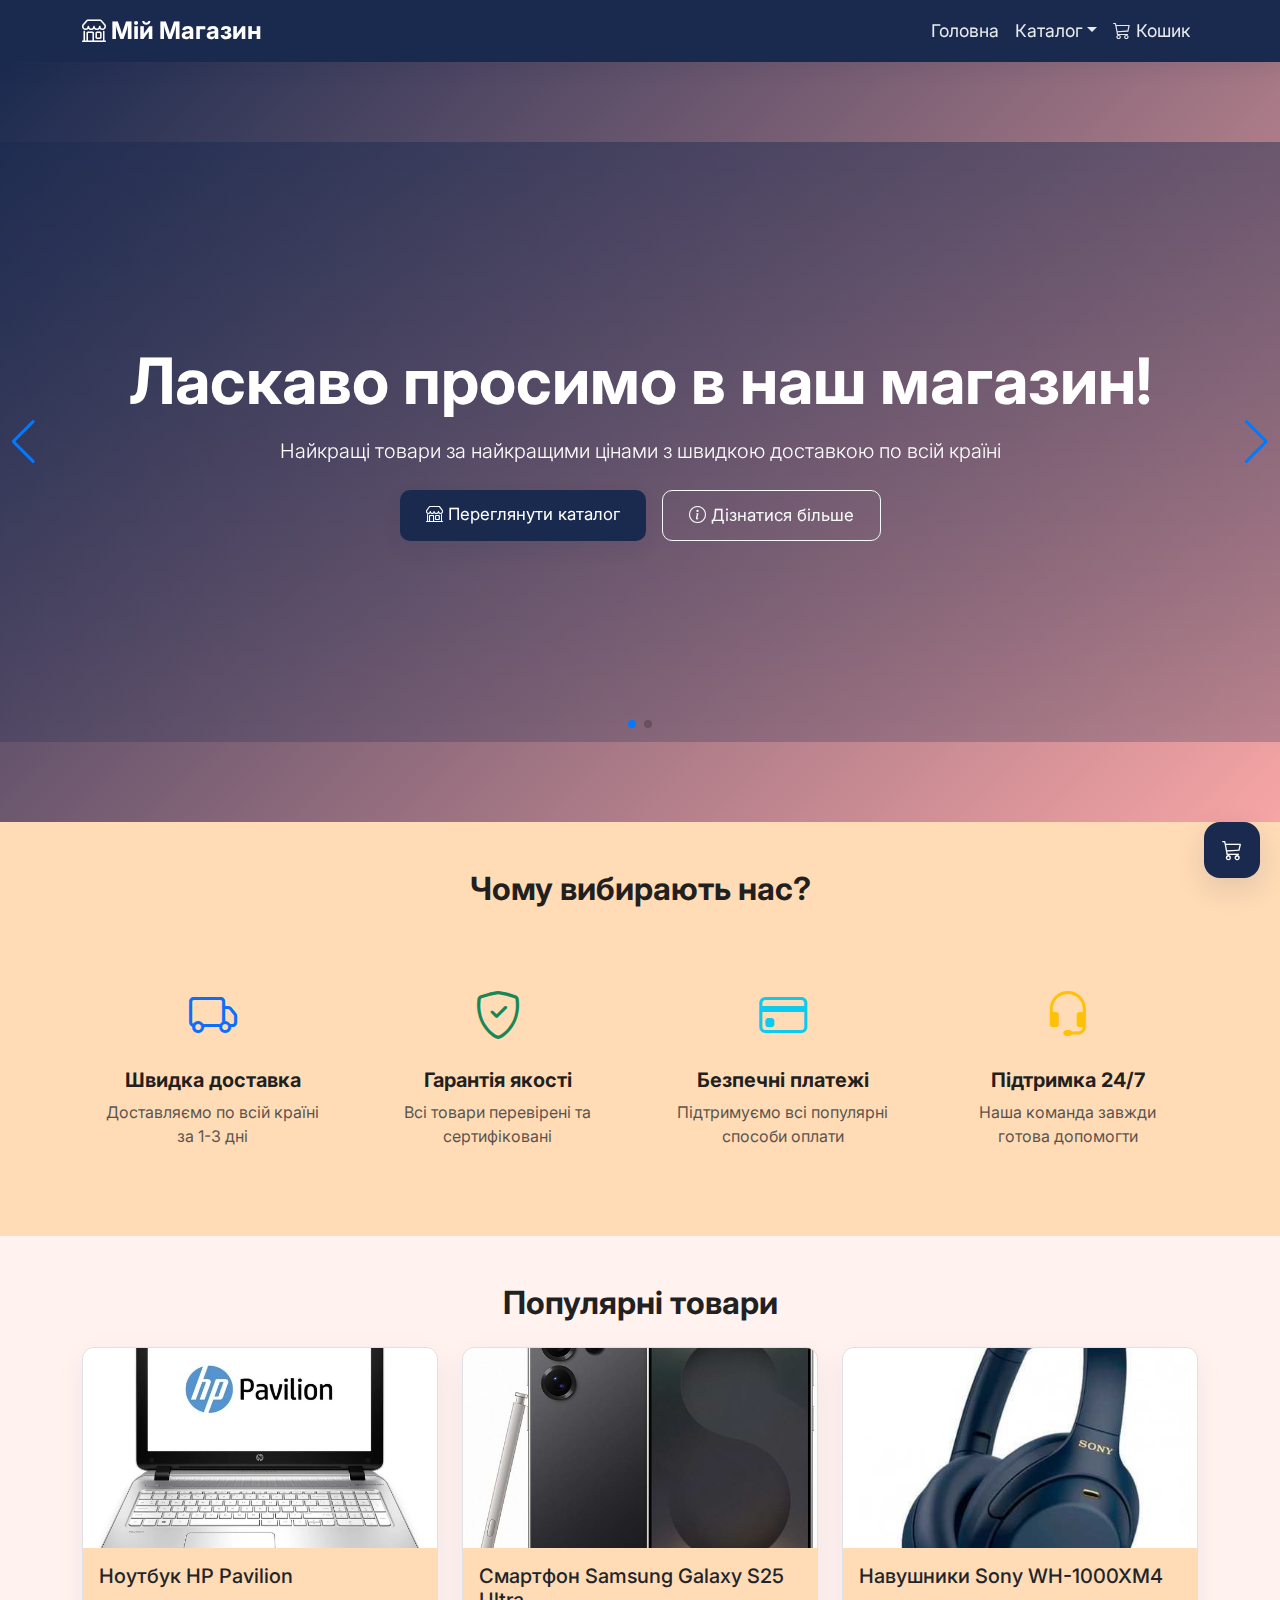
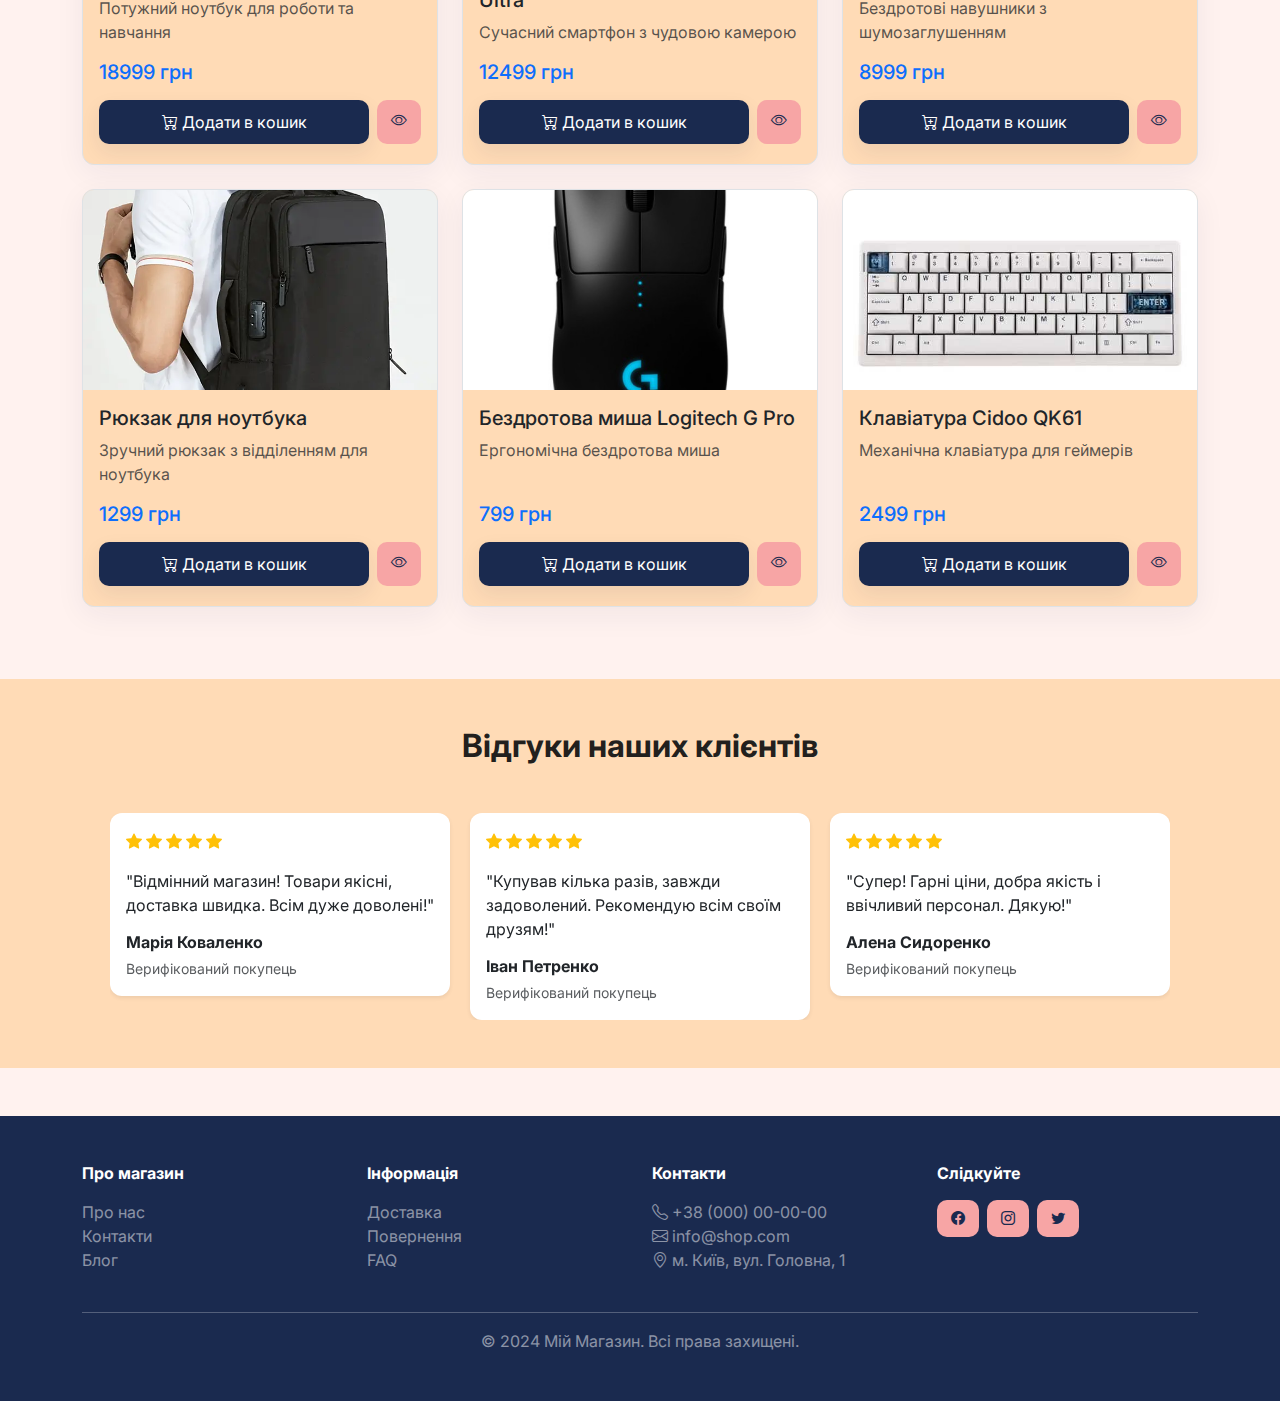
<file: index.html>
<!DOCTYPE html>
<html lang="uk">
<head>
    <meta charset="UTF-8">
    <meta name="viewport" content="width=device-width, initial-scale=1.0">
    <title>Інтернет-магазин - Головна</title>
    <link href="https://cdn.jsdelivr.net/npm/bootstrap@5.3.0/dist/css/bootstrap.min.css" rel="stylesheet">
    <link rel="stylesheet" href="https://cdn.jsdelivr.net/npm/bootstrap-icons@1.10.0/font/bootstrap-icons.css">
    <link rel="stylesheet" href="https://cdn.jsdelivr.net/npm/swiper@11/swiper-bundle.min.css">
    <link rel="stylesheet" href="styles/style.css">
        <link href="https://fonts.googleapis.com/css2?family=Inter:wght@300;400;600;700;800&display=swap" rel="stylesheet">
</head>
<body>
    <!-- Навігація -->
    <nav class="navbar site-navbar navbar-expand-lg navbar-dark sticky-top">
        <div class="container">
            <a class="navbar-brand fw-bold" href="index.html">
                <i class="bi bi-shop"></i> Мій Магазин
            </a>
            <button class="navbar-toggler" type="button" data-bs-toggle="collapse" data-bs-target="#navbarNav">
                <span class="navbar-toggler-icon"></span>
            </button>
            <div class="collapse navbar-collapse" id="navbarNav">
                <ul class="navbar-nav ms-auto">
                    <li class="nav-item">
                        <a class="nav-link active" href="index.html">Головна</a>
                    </li>
                    <li class="nav-item dropdown">
                        <a class="nav-link dropdown-toggle" href="#" id="catalogDropdown" role="button" data-bs-toggle="dropdown" data-bs-display="static" aria-expanded="false">Каталог</a>
                        <div class="dropdown-menu megamenu p-4" aria-labelledby="catalogDropdown">
                            <div class="megamenu-content">Завантаження...</div>
                        </div>
                    </li>
                    <li class="nav-item">
                        <a class="nav-link" href="cart.html">
                            <i class="bi bi-cart3"></i> Кошик
                            <span class="badge badge-accent" id="cart-count">0</span>
                        </a>
                    </li>
                </ul>
            </div>
        </div>
    </nav>

    <!-- Hero Section (Swiper carousel) -->
    <section class="hero-section">
        <div class="container-fluid p-0">
            <div class="swiper heroSwiper">
                <div class="swiper-wrapper">
                    <div class="swiper-slide" style="background-image: url('https://images.unsplash.com/photo-1607082348824-0a96f2a4b9da?w=1600&h=700&fit=crop'); background-size: cover; background-position: center;">
                        <div class="d-flex align-items-center" style="min-height: 600px; background: linear-gradient(180deg, rgba(26,42,79,0.45), rgba(26,42,79,0.25));">
                            <div class="container text-center text-white">
                                <h1 class="display-3 fw-bold mb-3">Ласкаво просимо в наш магазин!</h1>
                                <p class="lead fs-5 mb-4">Найкращі товари за найкращими цінами з швидкою доставкою по всій країні</p>
                                <div class="d-flex gap-3 justify-content-center">
                                    <a href="products.html" class="btn btn-primary-custom btn-lg">
                                        <i class="bi bi-shop"></i> Переглянути каталог
                                    </a>
                                    <a href="#advantages" class="btn btn-outline-light btn-lg">
                                        <i class="bi bi-info-circle"></i> Дізнатися більше
                                    </a>
                                </div>
                            </div>
                        </div>
                    </div>
                    <div class="swiper-slide" style="background-image: url('https://images.unsplash.com/photo-1513708928679-1f2b9b2a4b8f?w=1600&h=700&fit=crop'); background-size: cover; background-position: center;">
                        <div class="d-flex align-items-center" style="min-height: 600px; background: linear-gradient(180deg, rgba(26,42,79,0.45), rgba(26,42,79,0.25));">
                            <div class="container text-center text-white">
                                <h1 class="display-4 fw-bold mb-3">Нові надходження кожного тижня</h1>
                                <p class="lead fs-5 mb-4">Підпишіться на розсилку та отримуйте знижки</p>
                                <a href="products.html" class="btn btn-accent btn-lg">Переглянути акції</a>
                            </div>
                        </div>
                    </div>
                </div>
                <!-- Пагінація/навігація -->
                <div class="swiper-pagination"></div>
                <div class="swiper-button-prev"></div>
                <div class="swiper-button-next"></div>
            </div>
        </div>
    </section>

    <!-- Блок переваг -->
    <section id="advantages" class="py-5 bg-block">
        <div class="container">
            <h2 class="text-center mb-5 fw-bold">Чому вибирають нас?</h2>
            <div class="row g-4">
                <div class="col-md-6 col-lg-3">
                    <div class="text-center p-4 h-100 border-0">
                        <div class="mb-3">
                            <i class="bi bi-truck text-primary" style="font-size: 3rem;"></i>
                        </div>
                        <h5 class="fw-bold">Швидка доставка</h5>
                        <p class="text-muted">Доставляємо по всій країні за 1-3 дні</p>
                    </div>
                </div>
                <div class="col-md-6 col-lg-3">
                    <div class="text-center p-4 h-100 border-0">
                        <div class="mb-3">
                            <i class="bi bi-shield-check text-success" style="font-size: 3rem;"></i>
                        </div>
                        <h5 class="fw-bold">Гарантія якості</h5>
                        <p class="text-muted">Всі товари перевірені та сертифіковані</p>
                    </div>
                </div>
                <div class="col-md-6 col-lg-3">
                    <div class="text-center p-4 h-100 border-0">
                        <div class="mb-3">
                            <i class="bi bi-credit-card text-info" style="font-size: 3rem;"></i>
                        </div>
                        <h5 class="fw-bold">Безпечні платежі</h5>
                        <p class="text-muted">Підтримуємо всі популярні способи оплати</p>
                    </div>
                </div>
                <div class="col-md-6 col-lg-3">
                    <div class="text-center p-4 h-100 border-0">
                        <div class="mb-3">
                            <i class="bi bi-headset text-warning" style="font-size: 3rem;"></i>
                        </div>
                        <h5 class="fw-bold">Підтримка 24/7</h5>
                        <p class="text-muted">Наша команда завжди готова допомогти</p>
                    </div>
                </div>
            </div>
        </div>
    </section>

    <!-- Популярні товари -->
    <section class="py-5">
        <div class="container">
            <h2 class="text-center mb-4 fw-bold">Популярні товари</h2>
            <div class="row" id="products-list">
                <!-- Товари будуть додані через JavaScript -->
            </div>
        </div>
    </section>

    <!-- Swiper з відгуками -->
    <section class="py-5 bg-block">
        <div class="container">
            <h2 class="text-center mb-5 fw-bold">Відгуки наших клієнтів</h2>
            <div class="swiper reviewsSwiper" style="max-width: 1400px; width: 95%; margin: 0 auto;">
                <div class="swiper-wrapper">
                    <div class="swiper-slide">
                        <div class="card border-0 shadow-sm h-100">
                            <div class="card-body">
                                <div class="d-flex gap-1 mb-3">
                                    <i class="bi bi-star-fill text-warning"></i>
                                    <i class="bi bi-star-fill text-warning"></i>
                                    <i class="bi bi-star-fill text-warning"></i>
                                    <i class="bi bi-star-fill text-warning"></i>
                                    <i class="bi bi-star-fill text-warning"></i>
                                </div>
                                <p class="card-text mb-3">"Відмінний магазин! Товари якісні, доставка швидка. Всім дуже доволені!"</p>
                                <h6 class="card-title fw-bold mb-1">Марія Коваленко</h6>
                                <small class="text-muted">Верифікований покупець</small>
                            </div>
                        </div>
                    </div>
                    <div class="swiper-slide">
                        <div class="card border-0 shadow-sm h-100">
                            <div class="card-body">
                                <div class="d-flex gap-1 mb-3">
                                    <i class="bi bi-star-fill text-warning"></i>
                                    <i class="bi bi-star-fill text-warning"></i>
                                    <i class="bi bi-star-fill text-warning"></i>
                                    <i class="bi bi-star-fill text-warning"></i>
                                    <i class="bi bi-star-fill text-warning"></i>
                                </div>
                                <p class="card-text mb-3">"Купував кілька разів, завжди задоволений. Рекомендую всім своїм друзям!"</p>
                                <h6 class="card-title fw-bold mb-1">Іван Петренко</h6>
                                <small class="text-muted">Верифікований покупець</small>
                            </div>
                        </div>
                    </div>
                    <div class="swiper-slide">
                        <div class="card border-0 shadow-sm h-100">
                            <div class="card-body">
                                <div class="d-flex gap-1 mb-3">
                                    <i class="bi bi-star-fill text-warning"></i>
                                    <i class="bi bi-star-fill text-warning"></i>
                                    <i class="bi bi-star-fill text-warning"></i>
                                    <i class="bi bi-star-fill text-warning"></i>
                                    <i class="bi bi-star-fill text-warning"></i>
                                </div>
                                <p class="card-text mb-3">"Супер! Гарні ціни, добра якість і ввічливий персонал. Дякую!"</p>
                                <h6 class="card-title fw-bold mb-1">Алена Сидоренко</h6>
                                <small class="text-muted">Верифікований покупець</small>
                            </div>
                        </div>
                    </div>
                    <div class="swiper-slide">
                        <div class="card border-0 shadow-sm h-100">
                            <div class="card-body">
                                <div class="d-flex gap-1 mb-3">
                                    <i class="bi bi-star-fill text-warning"></i>
                                    <i class="bi bi-star-fill text-warning"></i>
                                    <i class="bi bi-star-fill text-warning"></i>
                                    <i class="bi bi-star-fill text-warning"></i>
                                    <i class="bi bi-star-fill text-warning"></i>
                                </div>
                                <p class="card-text mb-3">"Найкращий вибір товарів! Часто роблять хорошу знижку. Лайк!"</p>
                                <h6 class="card-title fw-bold mb-1">Дмитро Волков</h6>
                                <small class="text-muted">Верифікований покупець</small>
                            </div>
                        </div>
                    </div>
                </div>
                <!-- пагінацію/кнопки видалено -->
            </div>
        </div>
    </section>

    <!-- Футер -->
    <footer class="site-footer py-5 mt-5">
        <div class="container">
            <div class="row mb-4">
                <div class="col-md-3 mb-4 mb-md-0">
                    <h6 class="fw-bold mb-3">Про магазин</h6>
                    <ul class="list-unstyled">
                        <li><a href="#" class="text-white-50 text-decoration-none">Про нас</a></li>
                        <li><a href="#" class="text-white-50 text-decoration-none">Контакти</a></li>
                        <li><a href="#" class="text-white-50 text-decoration-none">Блог</a></li>
                    </ul>
                </div>
                <div class="col-md-3 mb-4 mb-md-0">
                    <h6 class="fw-bold mb-3">Інформація</h6>
                    <ul class="list-unstyled">
                        <li><a href="#" class="text-white-50 text-decoration-none">Доставка</a></li>
                        <li><a href="#" class="text-white-50 text-decoration-none">Повернення</a></li>
                        <li><a href="#" class="text-white-50 text-decoration-none">FAQ</a></li>
                    </ul>
                </div>
                <div class="col-md-3 mb-4 mb-md-0">
                    <h6 class="fw-bold mb-3">Контакти</h6>
                    <ul class="list-unstyled">
                        <li class="text-white-50"><i class="bi bi-telephone"></i> +38 (000) 00-00-00</li>
                        <li class="text-white-50"><i class="bi bi-envelope"></i> info@shop.com</li>
                        <li class="text-white-50"><i class="bi bi-geo-alt"></i> м. Київ, вул. Головна, 1</li>
                    </ul>
                </div>
                <div class="col-md-3">
                    <h6 class="fw-bold mb-3">Слідкуйте</h6>
                    <div class="d-flex gap-2">
                        <a href="#" class="btn btn-accent btn-sm"><i class="bi bi-facebook"></i></a>
                        <a href="#" class="btn btn-accent btn-sm"><i class="bi bi-instagram"></i></a>
                        <a href="#" class="btn btn-accent btn-sm"><i class="bi bi-twitter"></i></a>
                    </div>
                </div>
            </div>
            <hr class="bg-white-50">
            <div class="text-center text-white-50">
                <p class="mb-0">&copy; 2024 Мій Магазин. Всі права захищені.</p>
            </div>
        </div>
    </footer>

    <!-- Floating cart button -->
    <a id="floating-cart" class="floating-cart" href="cart.html" aria-label="Кошик">
        <i class="bi bi-cart3" style="font-size:1.25rem;color:white"></i>
        <span class="count">0</span>
    </a>

    <script src="https://cdn.jsdelivr.net/npm/bootstrap@5.3.0/dist/js/bootstrap.bundle.min.js"></script>
    <script src="https://cdn.jsdelivr.net/npm/swiper@11/swiper-bundle.min.js"></script>
    <script src="scripts/cart.js"></script>
    <script src="scripts/script.js"></script>
    <script>
        // Ініціалізація Swiper для hero
        const heroSwiper = new Swiper('.heroSwiper', {
            slidesPerView: 1,
            loop: true,
            autoplay: { delay: 4500, disableOnInteraction: false },
            pagination: { el: '.swiper-pagination', clickable: true },
            navigation: { nextEl: '.swiper-button-next', prevEl: '.swiper-button-prev' }
        });

        // Затримка ініціалізації reviewsSwiper, щоб не конфліктувати
        const reviewsSwiper = new Swiper('.reviewsSwiper', {
            slidesPerView: 1,
            spaceBetween: 20,
            loop: true,
            autoplay: { delay: 4000, disableOnInteraction: false },
            breakpoints: { 768: { slidesPerView: 2 }, 1024: { slidesPerView: 3 } }
        });
    </script>
    
</body>
</html>
</file>
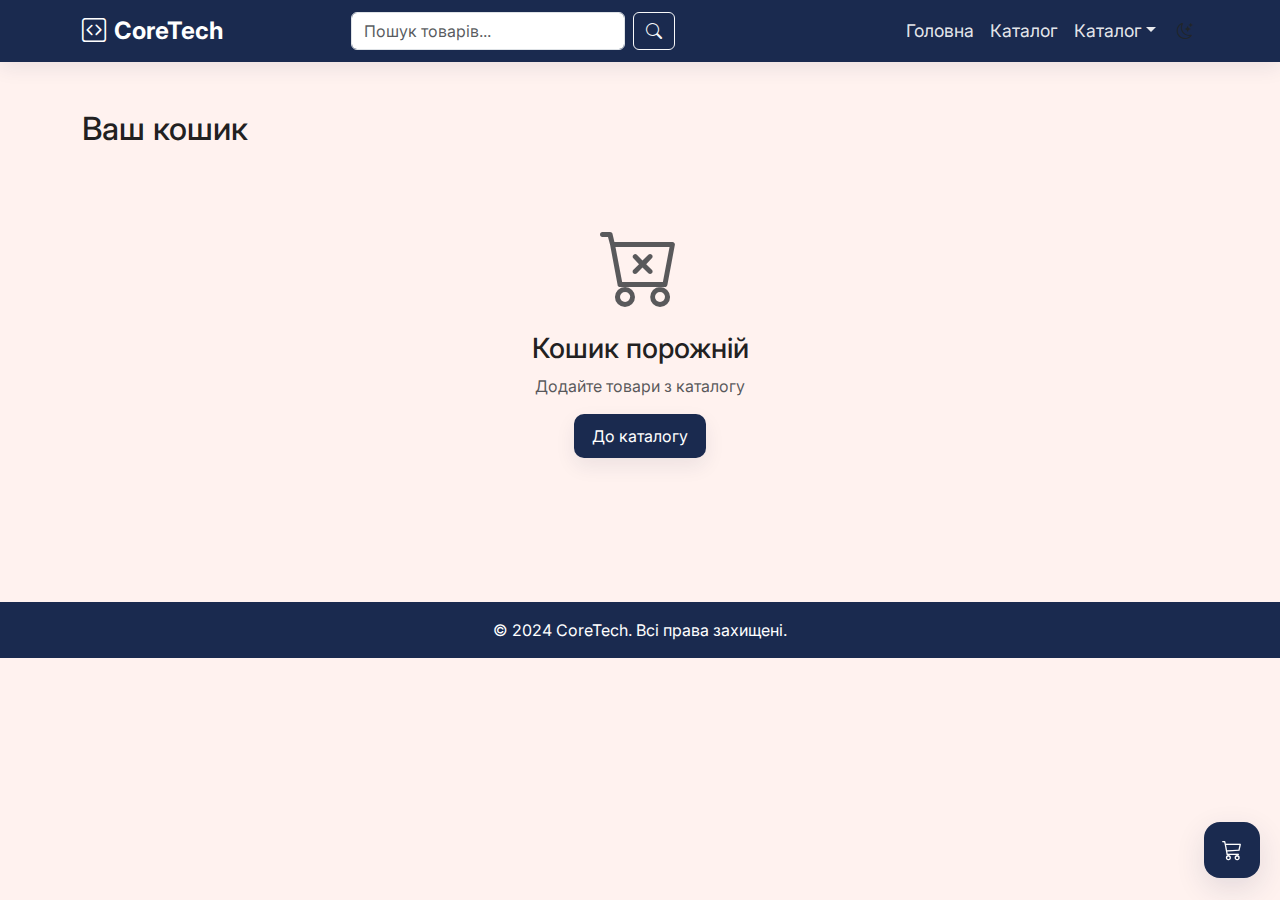
<file: cart.html>
<!DOCTYPE html>
<html lang="uk">
<head>
    <meta charset="UTF-8">
    <meta name="viewport" content="width=device-width, initial-scale=1.0">
    <title>Кошик</title>
    <link href="https://cdn.jsdelivr.net/npm/bootstrap@5.3.0/dist/css/bootstrap.min.css" rel="stylesheet">
    <link rel="stylesheet" href="https://cdn.jsdelivr.net/npm/bootstrap-icons@1.10.0/font/bootstrap-icons.css">
     <link rel="stylesheet" href="styles/style.css">
    <link href="https://fonts.googleapis.com/css2?family=Inter:wght@300;400;600;700;800&display=swap" rel="stylesheet">
</head>
<body>
    <!-- Unified Header -->
    <nav class="navbar site-navbar navbar-expand-lg navbar-dark">
        <div class="container">
            <a class="navbar-brand d-flex align-items-center" href="index.html">
                <i class="bi bi-code-square me-2"></i> CoreTech
            </a>
            <button class="navbar-toggler" type="button" data-bs-toggle="collapse" data-bs-target="#navbarNav">
                <span class="navbar-toggler-icon"></span>
            </button>
            <div class="collapse navbar-collapse" id="navbarNav">
                <form class="d-flex mx-auto header-search" role="search" onsubmit="event.preventDefault(); document.getElementById('apply-filters')?.click();">
                    <input class="form-control me-2" type="search" placeholder="Пошук товарів..." id="header-search-input" aria-label="Search">
                    <button class="btn btn-outline-light" type="submit"><i class="bi bi-search"></i></button>
                </form>

                <ul class="navbar-nav ms-auto align-items-center">
                    <li class="nav-item">
                        <a class="nav-link" href="index.html">Головна</a>
                    </li>
                    <li class="nav-item">
                        <a class="nav-link" href="products.html">Каталог</a>
                    </li>
                    <li class="nav-item dropdown">
                        <a class="nav-link dropdown-toggle" href="#" id="catalogDropdown3" role="button" data-bs-toggle="dropdown" data-bs-display="static" aria-expanded="false">Каталог</a>
                        <div class="dropdown-menu megamenu p-4" aria-labelledby="catalogDropdown3">
                            <div class="megamenu-content">Завантаження...</div>
                        </div>
                    </li>
                    <li class="nav-item ms-2">
                        <button class="theme-toggle btn p-1" id="theme-toggle" title="Перемкнути тему">
                            <i class="bi bi-moon-stars"></i>
                        </button>
                    </li>
                </ul>
            </div>
        </div>
    </nav>

    <!-- Кошик -->
    <section class="py-5">
        <div class="container">
            <h2 class="mb-4">Ваш кошик</h2>
            
            <div id="cart-content">
                <!-- Вміст кошика буде додано через JavaScript -->
            </div>

            <!-- Пустий кошик -->
                <div id="empty-cart" class="text-center py-5" style="display: none;">
                <i class="bi bi-cart-x display-1 text-muted"></i>
                <h3 class="mt-3">Кошик порожній</h3>
                <p class="text-muted">Додайте товари з каталогу</p>
                <a href="products.html" class="btn btn-primary-custom">До каталогу</a>
            </div>

            <!-- Підсумок замовлення -->
            <div id="cart-summary" class="row mt-4" style="display: none;">
                <div class="col-md-6 ms-auto">
                    <div class="card">
                        <div class="card-body">
                            <h5 class="card-title">Підсумок замовлення</h5>
                            <hr>
                            <div class="d-flex justify-content-between mb-2">
                                <span>Товарів:</span>
                                <span id="total-items">0</span>
                            </div>
                            <div class="d-flex justify-content-between mb-3">
                                <strong>Загальна сума:</strong>
                                <strong id="total-price">0 грн</strong>
                            </div>
                            <button class="btn btn-primary-custom w-100" onclick="alert('Дякуємо за замовлення!')">
                                Оформити замовлення
                            </button>
                            <button class="btn btn-accent w-100 mt-2" id="clear-cart">
                                Очистити кошик
                            </button>
                        </div>
                    </div>
                </div>
            </div>
        </div>
    </section>

    <!-- Футер -->
    <footer class="site-footer text-center py-3 mt-5">
        <div class="container">
            <p class="mb-0">&copy; 2024 CoreTech. Всі права захищені.</p>
        </div>
    </footer>

    <!-- Floating cart button -->
    <a id="floating-cart" class="floating-cart" href="cart.html" aria-label="Кошик">
        <i class="bi bi-cart3" style="font-size:1.25rem;color:white"></i>
        <span class="count">0</span>
    </a>

    <script src="https://cdn.jsdelivr.net/npm/bootstrap@5.3.0/dist/js/bootstrap.bundle.min.js"></script>
    <script src="scripts/cart.js"></script>
    <script src="scripts/cart-page.js"></script>
    <script src="scripts/theme.js"></script>
</body>
</html>
</file>
<file: styles/style.css>
/* Загальні стилі */
body {
    min-height: 100vh;
    display: flex;
    flex-direction: column;
    background-color: #FFF2EF;
}

:root {
    --primary-color: #1A2A4F;
    --accent-color: #F7A5A5;
    --bg-color: #FFDBB6;
    --light-bg: #FFF2EF;
}

/* Modern UI additions */
html {
    box-sizing: border-box;
}
*, *:before, *:after { box-sizing: inherit; }

body {
    font-family: 'Inter', -apple-system, BlinkMacSystemFont, "Segoe UI", Roboto, "Helvetica Neue", Arial;
    color: rgba(20,20,20,0.95);
    font-size: 16px;
    line-height: 1.5;
}

/* Cards and general surfaces */
.card, .product-card {
    border-radius: 12px;
    overflow: hidden;
}

.card {
    box-shadow: 0 8px 30px rgba(26,42,79,0.06);
    border: none;
}
footer {
    margin-top: auto;
}

/* Стилі для карток товарів */
.product-card {
    transition: transform 0.3s ease, box-shadow 0.3s ease;
    border: 1px solid #dee2e6;
    background-color: var(--bg-color);
}

.product-card:hover {
    transform: translateY(-5px);
    box-shadow: 0 4px 15px rgba(0, 0, 0, 0.1);
}

.product-card img {
    height: 200px;
    object-fit: cover;
    display: block;
    width: 100%;
}

.product-card .card-body {
    padding: 1rem 1rem 1.25rem 1rem;
}

/* Стилі для героя */
.hero-section {
    background: linear-gradient(135deg, var(--primary-color) 0%, var(--accent-color) 100%);
    color: white;
}

.hero-section h1 {
    color: white;
}

.hero-section {
    padding: 60px 0;
    background-blend-mode: overlay;
}

.hero-section .btn {
    padding: 12px 26px;
    font-size: 1.05rem;
    border-radius: 10px;
}

/* Стилі для навігації */
.navbar-brand {
    font-size: 1.5rem;
    font-weight: bold;
}

/* Navbar modern look */
.site-navbar {
    background-color: var(--primary-color);
    box-shadow: 0 6px 20px rgba(26,42,79,0.08);
}

.navbar .nav-link {
    color: rgba(255,255,255,0.9) !important;
}

.nav-link {
    font-size: 1.1rem;
    transition: color 0.3s ease;
}

.nav-link:hover {
    color: var(--accent-color) !important;
}

/* Стилі для кошика */
#cart-count {
    font-size: 0.75rem;
    padding: 2px 6px;
    border-radius: 10px;
}

.badge-accent {
    background-color: var(--accent-color) !important;
    color: #1A2A4F !important;
}

/* Megamenu styles */
.megamenu {
    width: 720px;
    border-radius: 12px;
    background: white;
    box-shadow: 0 10px 30px rgba(26,42,79,0.08);
    border: none;
}
.megamenu h6 {
    font-size: 0.95rem;
    margin-bottom: 0.5rem;
}
.megamenu a {
    color: rgba(20,20,20,0.85);
    text-decoration: none;
}
.megamenu a:hover { text-decoration: underline; }

/* Floating cart button */
.floating-cart {
    position: fixed;
    right: 20px;
    bottom: 22px;
    background: var(--primary-color);
    color: white;
    width: 56px;
    height: 56px;
    border-radius: 16px;
    display: flex;
    align-items: center;
    justify-content: center;
    box-shadow: 0 10px 30px rgba(26,42,79,0.12);
    z-index: 1050;
}
.floating-cart .count {
    position: absolute;
    top: -6px;
    right: -6px;
    background: var(--accent-color);
    color: var(--primary-color);
    border-radius: 50%;
    width: 22px;
    height: 22px;
    display: inline-flex;
    align-items: center;
    justify-content: center;
    font-size: 0.75rem;
    font-weight: 600;
}

/* Fly image animation helper */
.fly-image {
    position: fixed;
    pointer-events: none;
    z-index: 2000;
    transition: transform 0.7s cubic-bezier(.2,.8,.2,1), opacity 0.7s;
    border-radius: 8px;
}

/* Стилі для сторінки товару */
.product-details img {
    max-height: 500px;
    object-fit: contain;
}

/* Buttons using palette */
.btn-primary-custom {
    background: var(--primary-color);
    color: white;
    border: none;
    border-radius: 10px;
    padding: 10px 18px;
    box-shadow: 0 8px 20px rgba(26,42,79,0.08);
}

.btn-accent {
    background: var(--accent-color);
    color: #1A2A4F;
    border: none;
    border-radius: 10px;
    padding: 8px 14px;
}

/* Button hover/focus states for better contrast */
.btn-primary-custom:hover, .btn-primary-custom:focus {
    background: #12203a; /* slightly darker primary */
    color: #fff;
    transform: translateY(-2px);
}
.btn-accent:hover, .btn-accent:focus {
    filter: brightness(0.95);
    transform: translateY(-2px);
}

/* Megamenu placement fixes: ensure stable alignment under toggle */
.nav-item.dropdown { position: static; }
.dropdown-menu.megamenu {
    left: 0 !important;
    right: auto !important;
    top: calc(100% + 8px) !important;
    transform: none !important;
    width: min(92vw, 720px);
}

/* On small screens, make megamenu full width and readable */
@media (max-width: 768px) {
    .dropdown-menu.megamenu {
        position: static !important;
        width: 100% !important;
        margin-top: 0.5rem;
        border-radius: 8px;
    }
}

/* Стилі для кошика на сторінці */
.list-group-item {
    padding: 1.5rem;
}

.quantity-input {
    max-width: 70px;
}

/* Адаптивність */
@media (max-width: 768px) {
    .product-card img {
        height: 250px;
    }
    
    .hero-section h1 {
        font-size: 2rem;
    }
    
    .list-group-item .row > div {
        margin-bottom: 1rem;
    }
    
    .list-group-item .row > div:last-child {
        margin-bottom: 0;
    }
}

/* Анімація для кнопок */
.btn {
    transition: all 0.3s ease;
}

.btn:hover {
    transform: translateY(-2px);
    box-shadow: 0 2px 8px rgba(0, 0, 0, 0.15);
}

/* Стилі для breadcrumb */
.breadcrumb {
    background-color: var(--bg-color);
    padding: 1rem;
    border-radius: 0.5rem;
}

/* Стилі для фільтрів */
.form-select,
.form-control {
    transition: border-color 0.3s ease;
}

.form-select:focus,
.form-control:focus {
    border-color: var(--primary-color);
    box-shadow: 0 0 0 0.18rem rgba(26,42,79,0.12);
}

/* Стилі для порожнього кошика */
#empty-cart i {
    font-size: 5rem;
}

/* Small responsive tweaks */
@media (min-width: 992px) {
    .hero-section {
        padding: 80px 0;
    }
}

/* Helper surface classes */
.bg-block {
    background-color: var(--bg-color) !important;
}

.site-footer {
    background-color: var(--primary-color);
    color: white;
}
</file>
